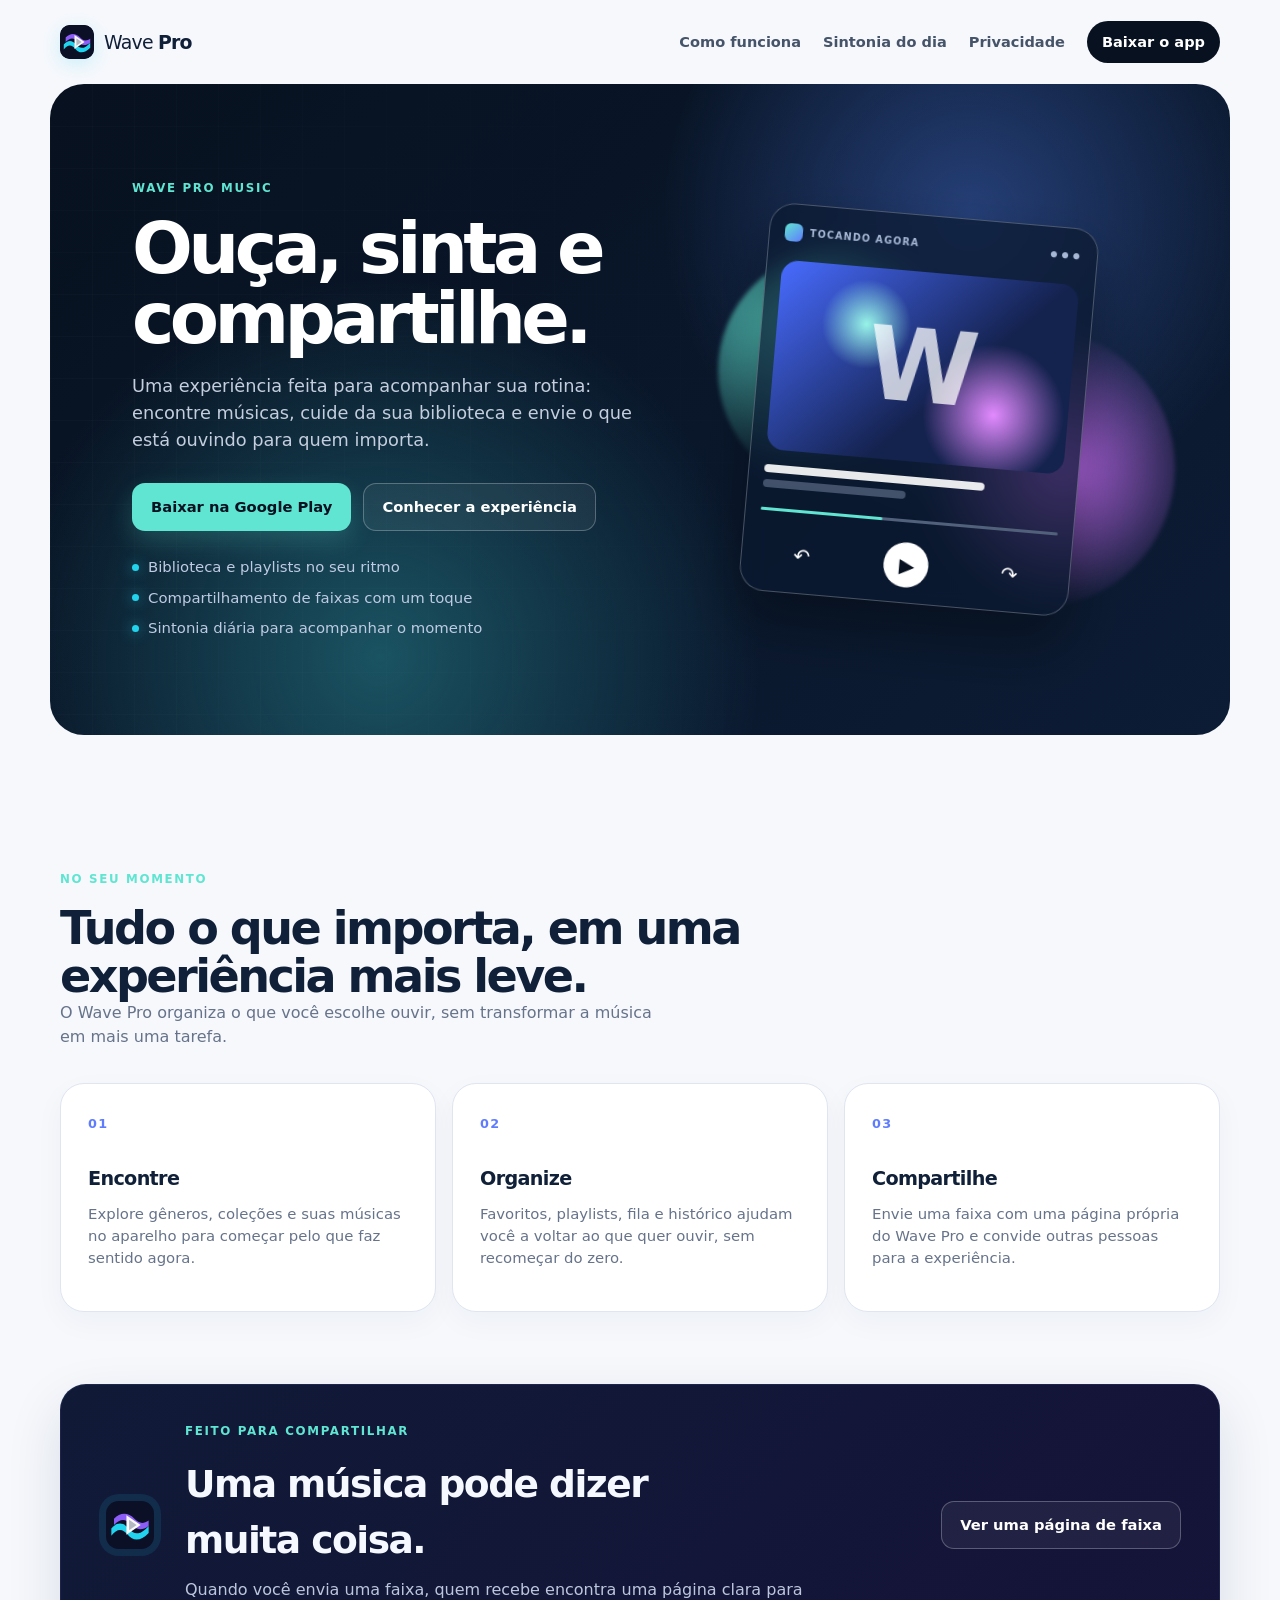
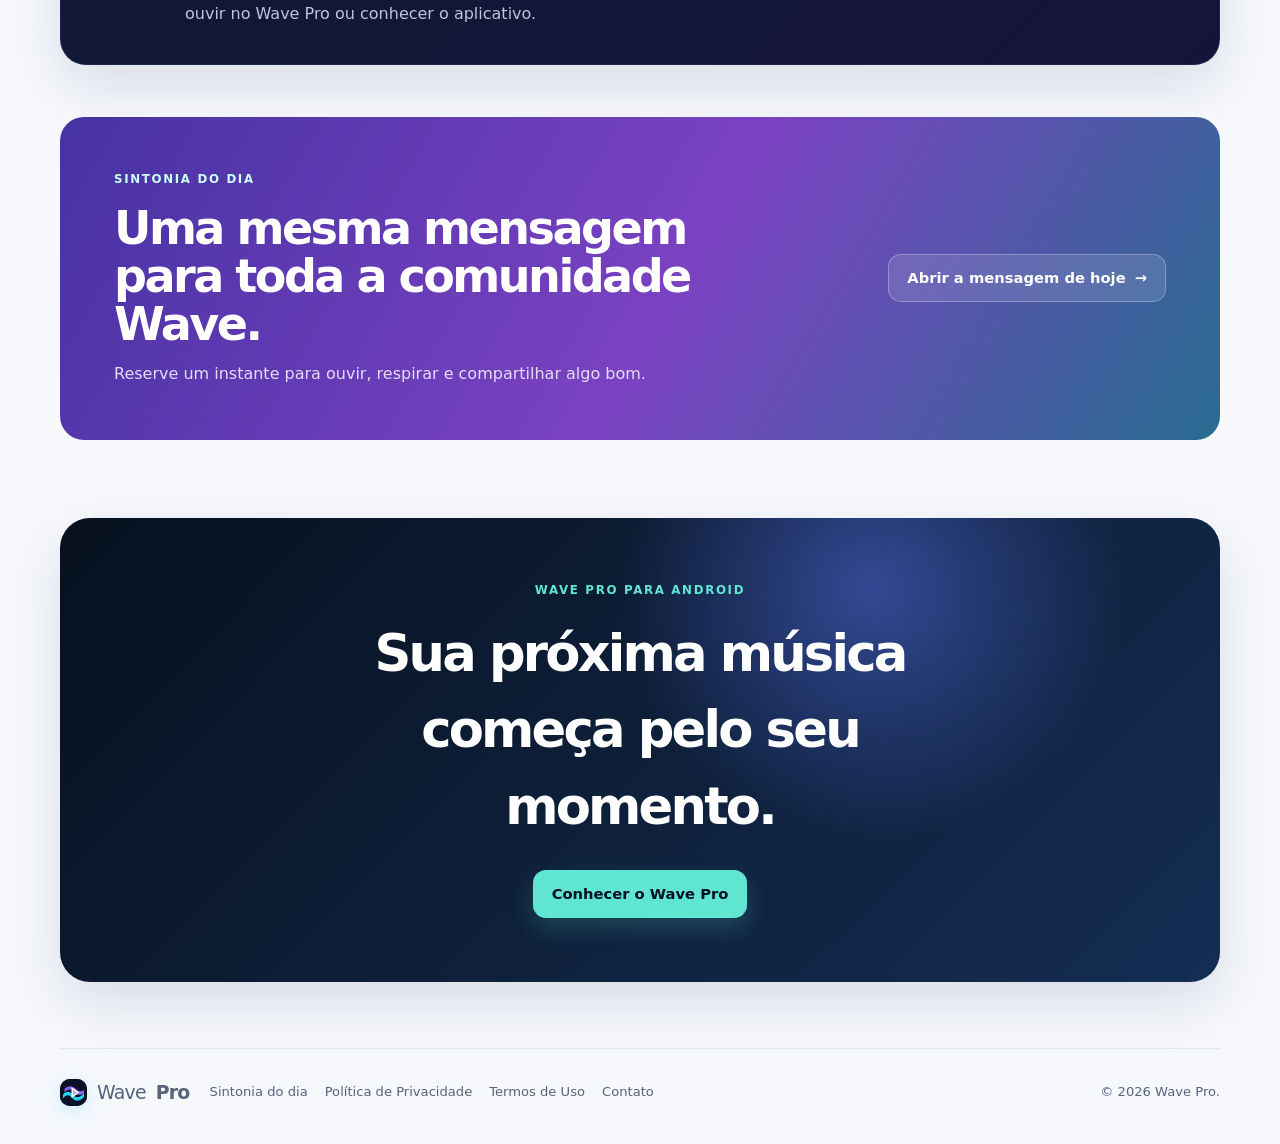
<file: index.html>
<!doctype html>
<html lang="pt-BR">
<head>
  <meta charset="utf-8">
  <meta name="viewport" content="width=device-width, initial-scale=1">
  <meta name="description" content="Wave Pro: uma experiência simples para ouvir, organizar e compartilhar suas músicas.">
  <meta name="theme-color" content="#07111f">
  <meta property="og:type" content="website">
  <meta property="og:site_name" content="Wave Pro">
  <meta property="og:title" content="Wave Pro — ouça, sinta e compartilhe">
  <meta property="og:description" content="Uma experiência simples para ouvir, organizar e compartilhar suas músicas.">
  <title>Wave Pro — ouça, sinta e compartilhe</title>
  <link rel="stylesheet" href="assets/site.css">
  <link rel="stylesheet" href="assets/site-home.css">
</head>
<body class="home-page">
  <a class="skip-link" href="#conteudo">Pular para o conteúdo</a>
  <header class="site-header">
    <a class="brand" href="/" aria-label="Wave Pro, início"><img class="brand-mark" src="assets/wave-pro-mark.svg" alt=""><span>Wave <b>Pro</b></span></a>
    <nav aria-label="Navegação principal">
      <a href="#como-funciona">Como funciona</a>
      <a href="hoje.html">Sintonia do dia</a>
      <a href="privacy.html">Privacidade</a>
      <a class="nav-cta" href="https://play.google.com/store/apps/details?id=com.wavepro.app" target="_blank" rel="noopener">Baixar o app</a>
    </nav>
  </header>
  <main id="conteudo">
    <section class="hero" aria-labelledby="hero-title">
      <div class="hero-copy">
        <p class="eyebrow">WAVE PRO MUSIC</p>
        <h1 id="hero-title">Ouça, sinta e compartilhe.</h1>
        <p class="lead">Uma experiência feita para acompanhar sua rotina: encontre músicas, cuide da sua biblioteca e envie o que está ouvindo para quem importa.</p>
        <div class="hero-actions">
          <a class="button button-primary" href="https://play.google.com/store/apps/details?id=com.wavepro.app" target="_blank" rel="noopener">Baixar na Google Play</a>
          <a class="button button-quiet" href="#como-funciona">Conhecer a experiência</a>
        </div>
        <ul class="hero-points" aria-label="Recursos do Wave Pro">
          <li>Biblioteca e playlists no seu ritmo</li>
          <li>Compartilhamento de faixas com um toque</li>
          <li>Sintonia diária para acompanhar o momento</li>
        </ul>
      </div>
      <div class="hero-art" aria-hidden="true">
        <div class="orb orb-one"></div><div class="orb orb-two"></div>
        <div class="player-preview">
          <div class="preview-top"><span class="mini-mark"></span><span>TOCANDO AGORA</span><span class="preview-dots">•••</span></div>
          <div class="preview-cover"><span>W</span></div><div class="preview-line strong"></div><div class="preview-line"></div><div class="preview-progress"><span></span></div><div class="preview-controls"><span>↶</span><b>▶</b><span>↷</span></div>
        </div>
      </div>
    </section>
    <section class="section experience-section" id="como-funciona" aria-labelledby="experience-title">
      <div class="section-heading"><p class="eyebrow">NO SEU MOMENTO</p><h2 id="experience-title">Tudo o que importa, em uma experiência mais leve.</h2><p>O Wave Pro organiza o que você escolhe ouvir, sem transformar a música em mais uma tarefa.</p></div>
      <div class="feature-grid">
        <article class="feature-card"><span class="feature-number">01</span><h3>Encontre</h3><p>Explore gêneros, coleções e suas músicas no aparelho para começar pelo que faz sentido agora.</p></article>
        <article class="feature-card"><span class="feature-number">02</span><h3>Organize</h3><p>Favoritos, playlists, fila e histórico ajudam você a voltar ao que quer ouvir, sem recomeçar do zero.</p></article>
        <article class="feature-card"><span class="feature-number">03</span><h3>Compartilhe</h3><p>Envie uma faixa com uma página própria do Wave Pro e convide outras pessoas para a experiência.</p></article>
      </div>
    </section>
    <section class="share-highlight" aria-labelledby="share-title">
      <div class="share-highlight-mark" aria-hidden="true"><img src="assets/wave-pro-mark.svg" alt=""></div>
      <div><p class="eyebrow">FEITO PARA COMPARTILHAR</p><h2 id="share-title">Uma música pode dizer muita coisa.</h2><p>Quando você envia uma faixa, quem recebe encontra uma página clara para ouvir no Wave Pro ou conhecer o aplicativo.</p></div>
      <a class="button button-quiet" href="track.html">Ver uma página de faixa</a>
    </section>
    <section class="daily-banner" aria-labelledby="daily-title">
      <div><p class="eyebrow">SINTONIA DO DIA</p><h2 id="daily-title">Uma mesma mensagem para toda a comunidade Wave.</h2><p>Reserve um instante para ouvir, respirar e compartilhar algo bom.</p></div>
      <a class="button button-light" href="hoje.html">Abrir a mensagem de hoje <span aria-hidden="true">→</span></a>
    </section>
    <section class="closing-cta" aria-labelledby="closing-title"><p class="eyebrow">WAVE PRO PARA ANDROID</p><h2 id="closing-title">Sua próxima música começa pelo seu momento.</h2><a class="button button-primary" href="https://play.google.com/store/apps/details?id=com.wavepro.app" target="_blank" rel="noopener">Conhecer o Wave Pro</a></section>
  </main>
  <footer class="site-footer"><div class="footer-brand"><img class="brand-mark small" src="assets/wave-pro-mark.svg" alt=""> Wave <b>Pro</b></div><div class="footer-links"><a href="hoje.html">Sintonia do dia</a><a href="privacy.html">Política de Privacidade</a><a href="terms.html">Termos de Uso</a><a href="mailto:qualidade.rjl@gmail.com">Contato</a></div><p>© <span data-current-year></span> Wave Pro.</p></footer>
  <script src="assets/site.js"></script>
</body>
</html>
</file>
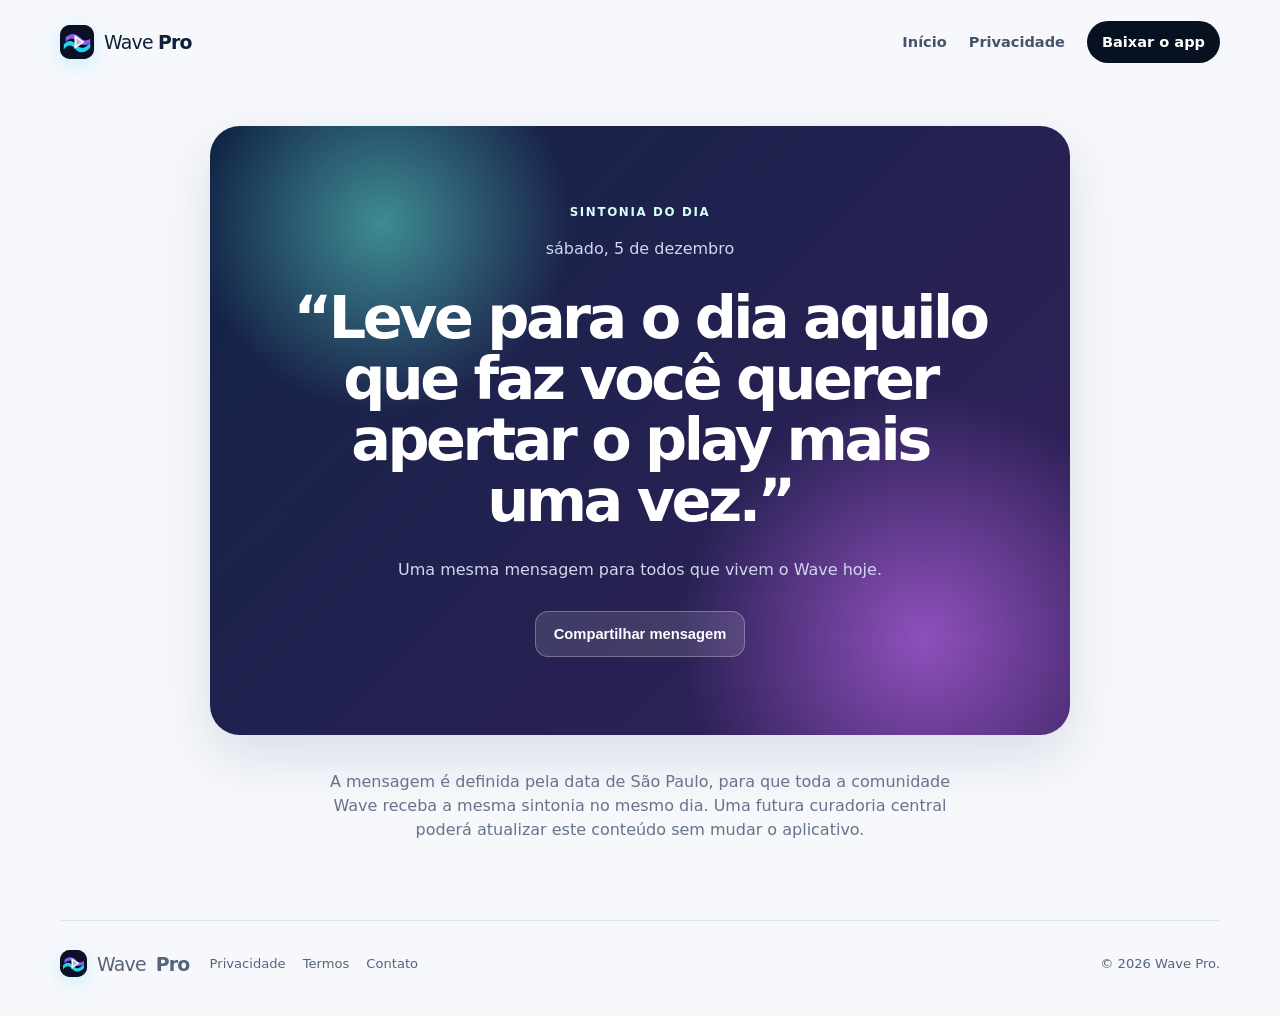
<file: hoje.html>
<!doctype html>
<html lang="pt-BR"><head><meta charset="utf-8"><meta name="viewport" content="width=device-width, initial-scale=1"><meta name="description" content="A Sintonia do Dia é uma mensagem compartilhada com toda a comunidade Wave."><meta name="theme-color" content="#07111f"><title>Sintonia do dia — Wave Pro</title><link rel="stylesheet" href="assets/site.css"></head><body>
<header class="site-header"><a class="brand" href="/" aria-label="Wave Pro, início"><img class="brand-mark" src="assets/wave-pro-mark.svg" alt=""><span>Wave <b>Pro</b></span></a><nav><a href="/">Início</a><a href="privacy.html">Privacidade</a><a class="nav-cta" href="https://play.google.com/store/apps/details?id=com.wavepro.app" target="_blank" rel="noopener">Baixar o app</a></nav></header>
<main class="daily-page"><section class="daily-card"><p class="eyebrow">SINTONIA DO DIA</p><p data-daily-date>Hoje</p><blockquote data-daily-quote>“Toda música encontra seu momento quando você decide escutar de verdade.”</blockquote><p>Uma mesma mensagem para todos que vivem o Wave hoje.</p><button class="button button-light" type="button" data-share-daily>Compartilhar mensagem</button></section><p class="daily-explanation">A mensagem é definida pela data de São Paulo, para que toda a comunidade Wave receba a mesma sintonia no mesmo dia. Uma futura curadoria central poderá atualizar este conteúdo sem mudar o aplicativo.</p></main>
<footer class="site-footer"><div class="footer-brand"><img class="brand-mark small" src="assets/wave-pro-mark.svg" alt=""> Wave <b>Pro</b></div><div class="footer-links"><a href="privacy.html">Privacidade</a><a href="terms.html">Termos</a><a href="mailto:qualidade.rjl@gmail.com">Contato</a></div><p>© <span data-current-year></span> Wave Pro.</p></footer><script src="assets/site.js"></script></body></html>
</file>
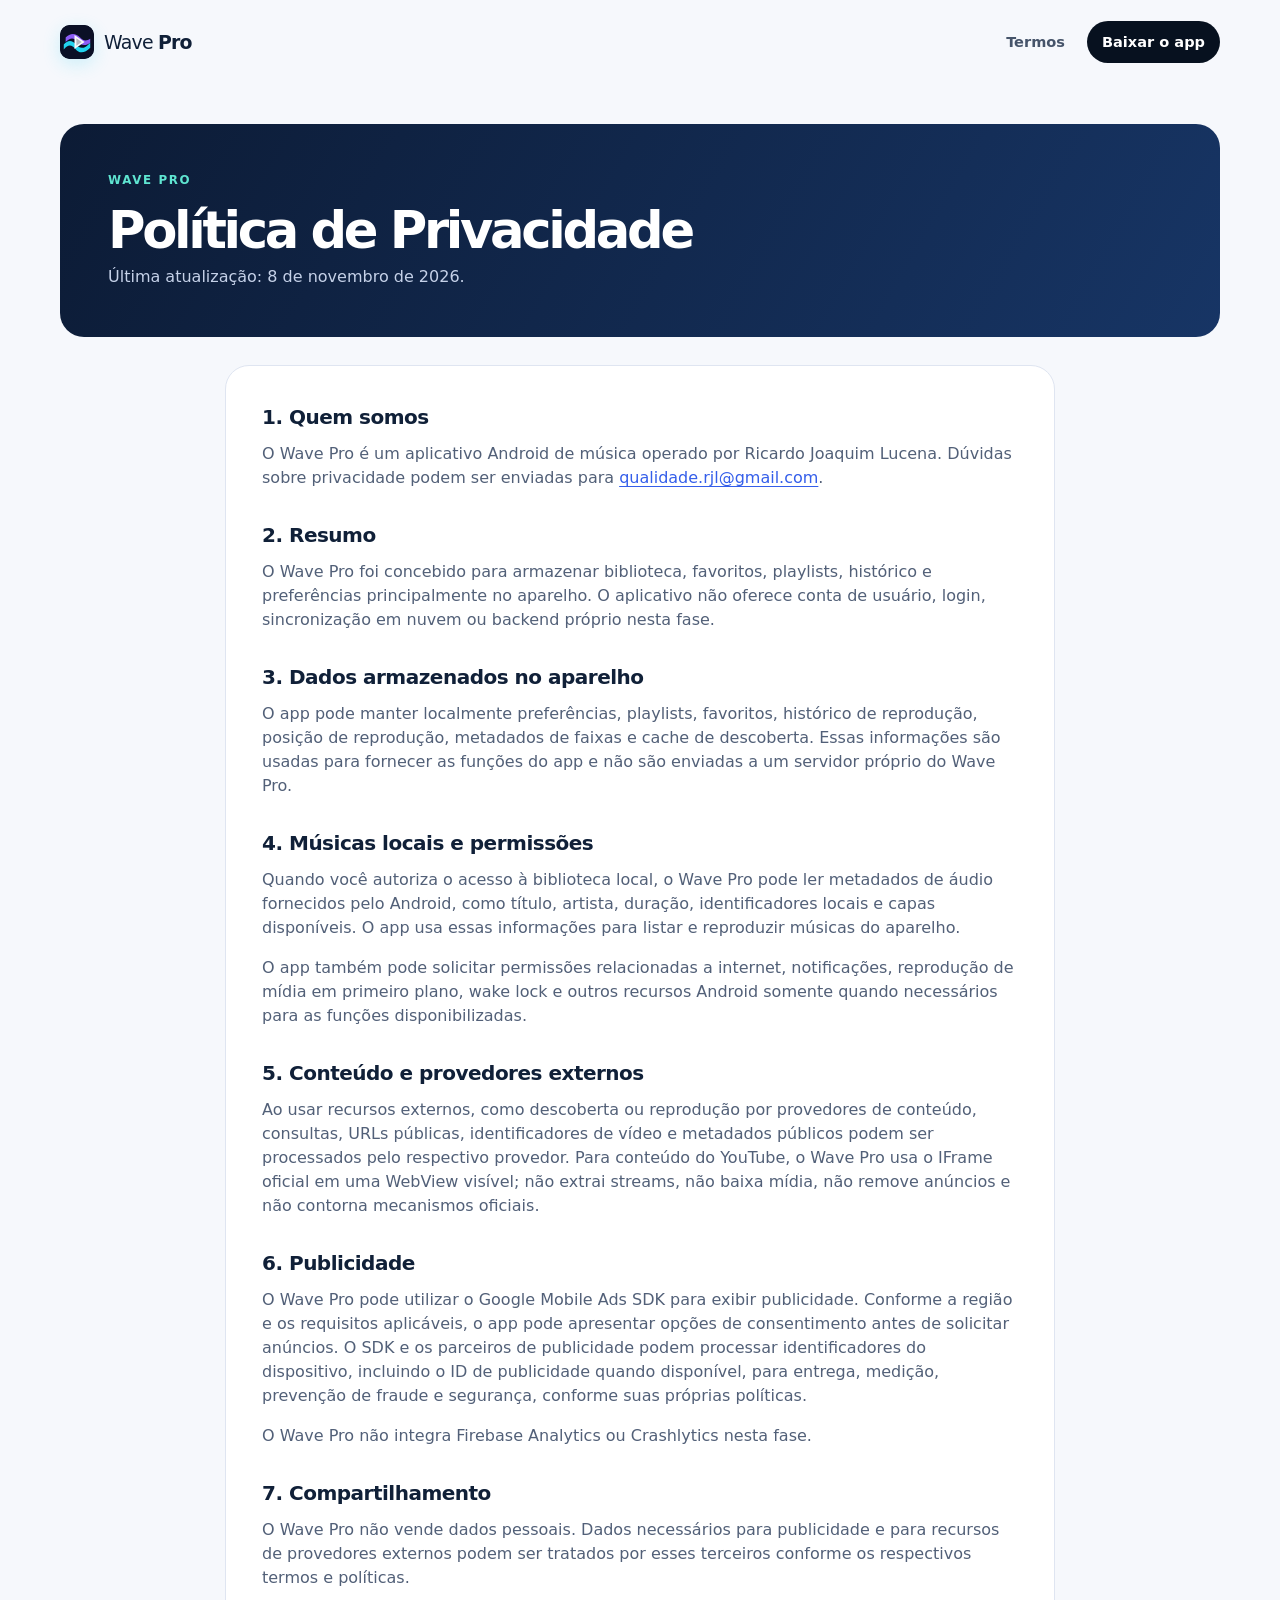
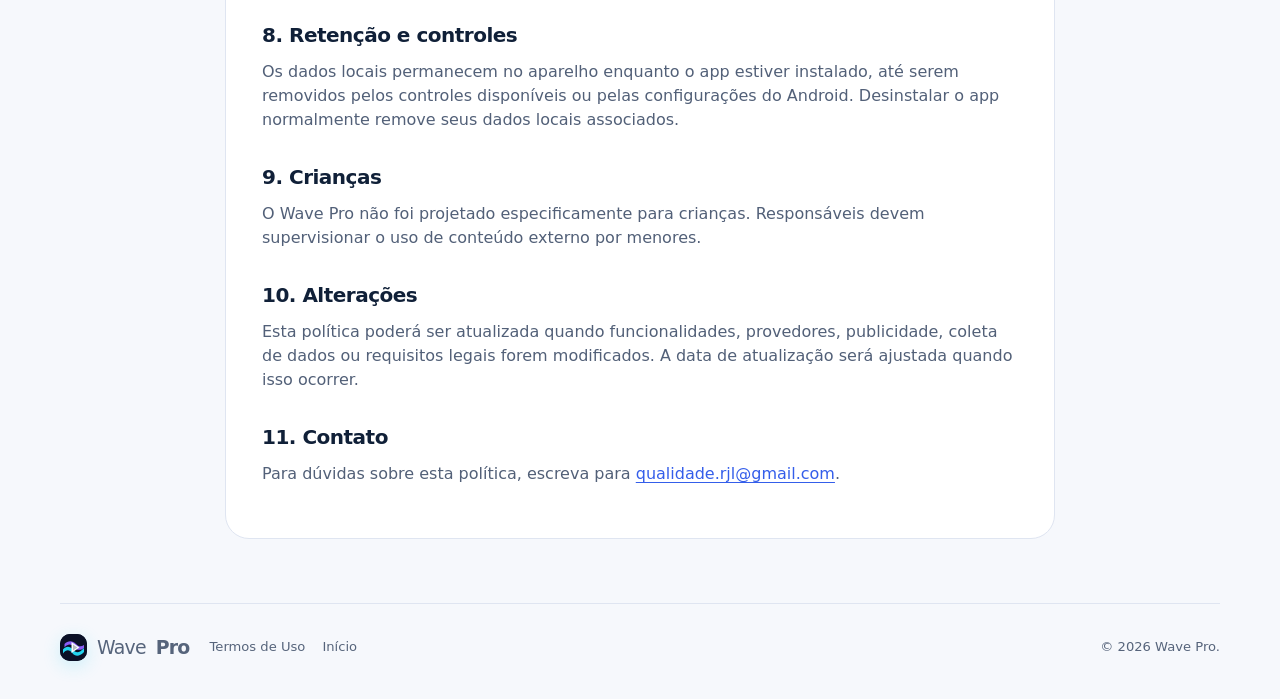
<file: privacy.html>
<!doctype html>
<html lang="pt-BR"><head><meta charset="utf-8"><meta name="viewport" content="width=device-width, initial-scale=1"><meta name="theme-color" content="#07111f"><title>Política de Privacidade — Wave Pro</title><link rel="stylesheet" href="assets/site.css"></head><body>
<header class="site-header"><a class="brand" href="/" aria-label="Wave Pro, início"><img class="brand-mark" src="assets/wave-pro-mark.svg" alt=""><span>Wave <b>Pro</b></span></a><nav><a href="terms.html">Termos</a><a class="nav-cta" href="https://play.google.com/store/apps/details?id=com.wavepro.app" target="_blank" rel="noopener">Baixar o app</a></nav></header>
<main class="subpage"><header class="subpage-header"><p class="eyebrow">WAVE PRO</p><h1>Política de Privacidade</h1><p>Última atualização: 8 de novembro de 2026.</p></header><article class="legal-content">
<h2>1. Quem somos</h2><p>O Wave Pro é um aplicativo Android de música operado por Ricardo Joaquim Lucena. Dúvidas sobre privacidade podem ser enviadas para <a href="mailto:qualidade.rjl@gmail.com">qualidade.rjl@gmail.com</a>.</p>
<h2>2. Resumo</h2><p>O Wave Pro foi concebido para armazenar biblioteca, favoritos, playlists, histórico e preferências principalmente no aparelho. O aplicativo não oferece conta de usuário, login, sincronização em nuvem ou backend próprio nesta fase.</p>
<h2>3. Dados armazenados no aparelho</h2><p>O app pode manter localmente preferências, playlists, favoritos, histórico de reprodução, posição de reprodução, metadados de faixas e cache de descoberta. Essas informações são usadas para fornecer as funções do app e não são enviadas a um servidor próprio do Wave Pro.</p>
<h2>4. Músicas locais e permissões</h2><p>Quando você autoriza o acesso à biblioteca local, o Wave Pro pode ler metadados de áudio fornecidos pelo Android, como título, artista, duração, identificadores locais e capas disponíveis. O app usa essas informações para listar e reproduzir músicas do aparelho.</p><p>O app também pode solicitar permissões relacionadas a internet, notificações, reprodução de mídia em primeiro plano, wake lock e outros recursos Android somente quando necessários para as funções disponibilizadas.</p>
<h2>5. Conteúdo e provedores externos</h2><p>Ao usar recursos externos, como descoberta ou reprodução por provedores de conteúdo, consultas, URLs públicas, identificadores de vídeo e metadados públicos podem ser processados pelo respectivo provedor. Para conteúdo do YouTube, o Wave Pro usa o IFrame oficial em uma WebView visível; não extrai streams, não baixa mídia, não remove anúncios e não contorna mecanismos oficiais.</p>
<h2>6. Publicidade</h2><p>O Wave Pro pode utilizar o Google Mobile Ads SDK para exibir publicidade. Conforme a região e os requisitos aplicáveis, o app pode apresentar opções de consentimento antes de solicitar anúncios. O SDK e os parceiros de publicidade podem processar identificadores do dispositivo, incluindo o ID de publicidade quando disponível, para entrega, medição, prevenção de fraude e segurança, conforme suas próprias políticas.</p><p>O Wave Pro não integra Firebase Analytics ou Crashlytics nesta fase.</p>
<h2>7. Compartilhamento</h2><p>O Wave Pro não vende dados pessoais. Dados necessários para publicidade e para recursos de provedores externos podem ser tratados por esses terceiros conforme os respectivos termos e políticas.</p>
<h2>8. Retenção e controles</h2><p>Os dados locais permanecem no aparelho enquanto o app estiver instalado, até serem removidos pelos controles disponíveis ou pelas configurações do Android. Desinstalar o app normalmente remove seus dados locais associados.</p>
<h2>9. Crianças</h2><p>O Wave Pro não foi projetado especificamente para crianças. Responsáveis devem supervisionar o uso de conteúdo externo por menores.</p>
<h2>10. Alterações</h2><p>Esta política poderá ser atualizada quando funcionalidades, provedores, publicidade, coleta de dados ou requisitos legais forem modificados. A data de atualização será ajustada quando isso ocorrer.</p>
<h2>11. Contato</h2><p>Para dúvidas sobre esta política, escreva para <a href="mailto:qualidade.rjl@gmail.com">qualidade.rjl@gmail.com</a>.</p>
</article></main><footer class="site-footer"><div class="footer-brand"><img class="brand-mark small" src="assets/wave-pro-mark.svg" alt=""> Wave <b>Pro</b></div><div class="footer-links"><a href="terms.html">Termos de Uso</a><a href="/">Início</a></div><p>© <span data-current-year></span> Wave Pro.</p></footer><script src="assets/site.js"></script></body></html>
</file>
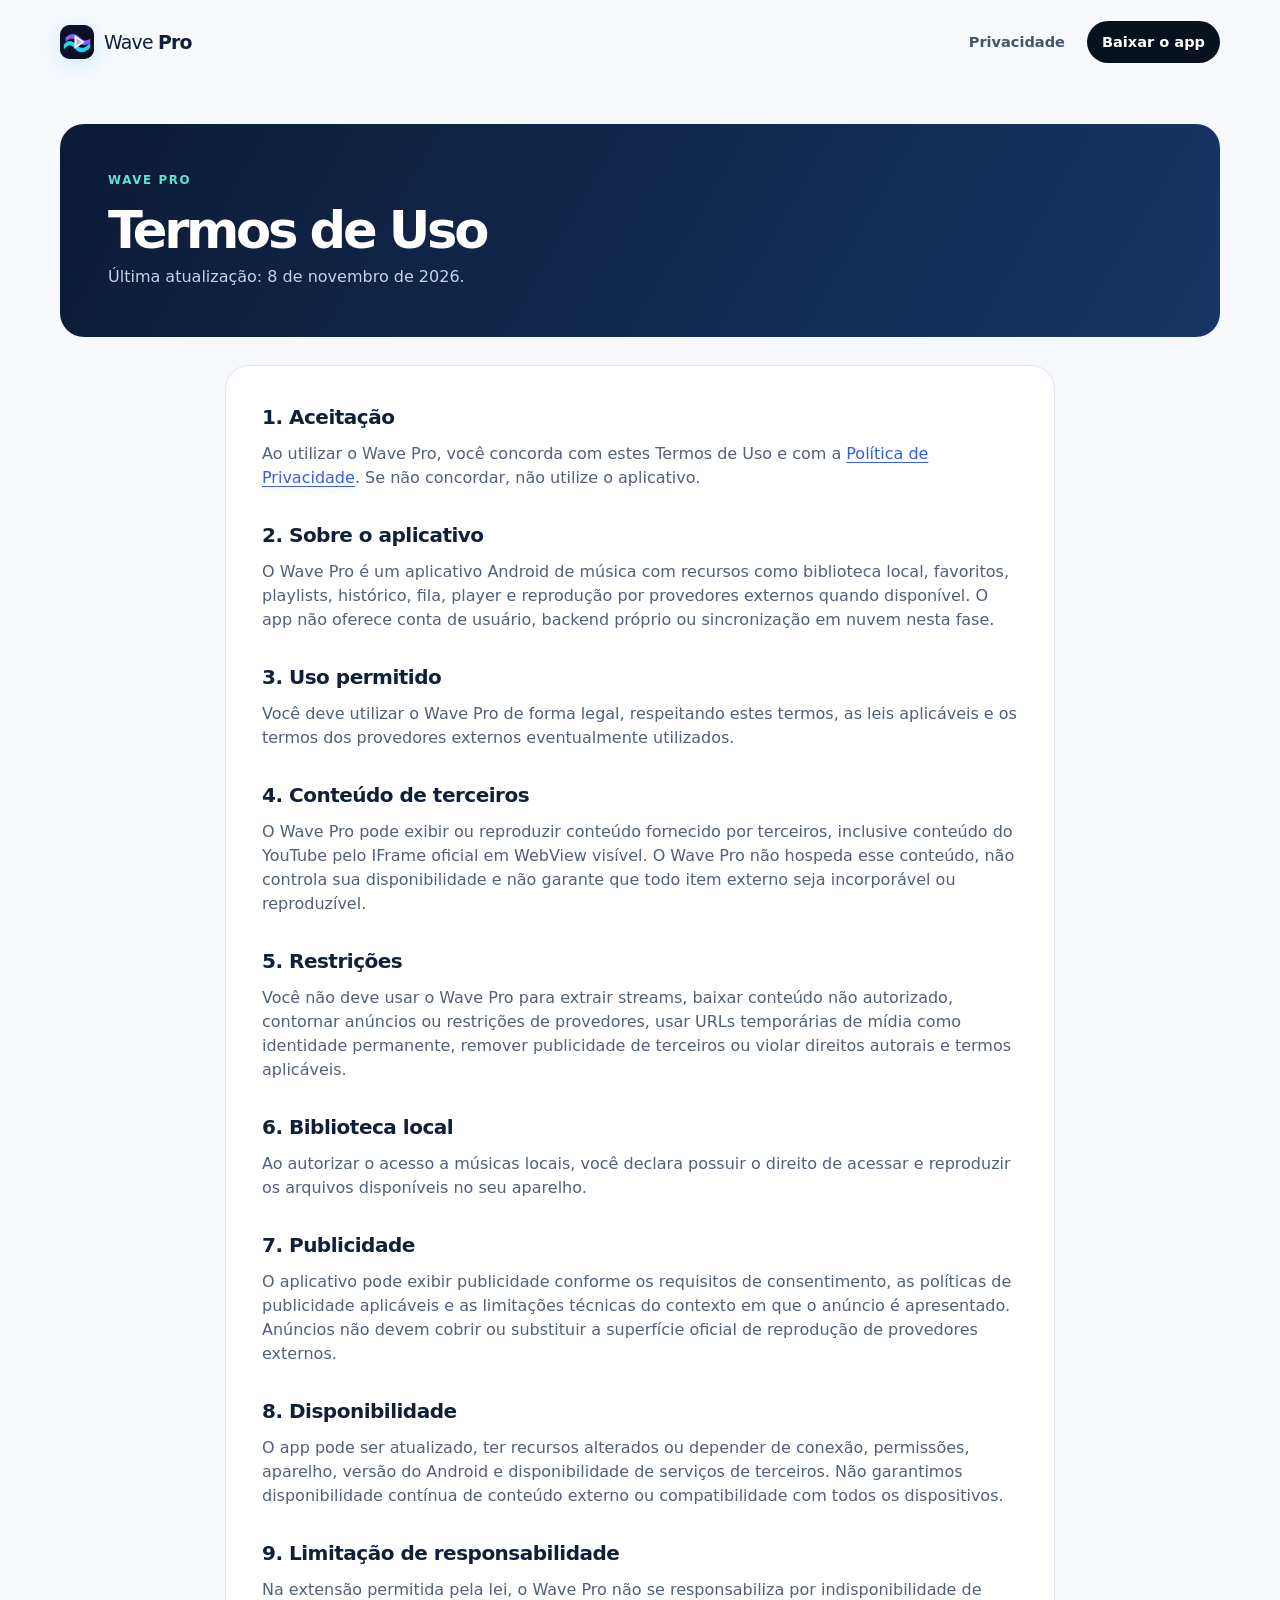
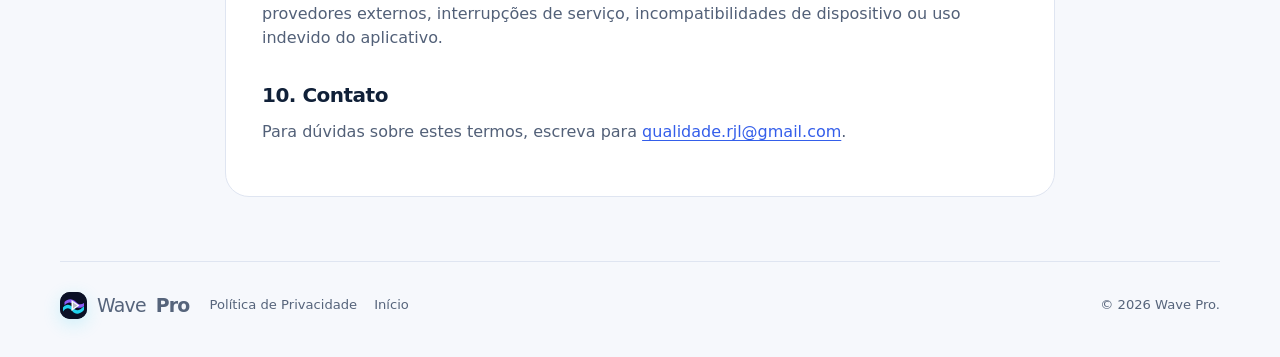
<file: terms.html>
<!doctype html>
<html lang="pt-BR"><head><meta charset="utf-8"><meta name="viewport" content="width=device-width, initial-scale=1"><meta name="theme-color" content="#07111f"><title>Termos de Uso — Wave Pro</title><link rel="stylesheet" href="assets/site.css"></head><body>
<header class="site-header"><a class="brand" href="/" aria-label="Wave Pro, início"><img class="brand-mark" src="assets/wave-pro-mark.svg" alt=""><span>Wave <b>Pro</b></span></a><nav><a href="privacy.html">Privacidade</a><a class="nav-cta" href="https://play.google.com/store/apps/details?id=com.wavepro.app" target="_blank" rel="noopener">Baixar o app</a></nav></header>
<main class="subpage"><header class="subpage-header"><p class="eyebrow">WAVE PRO</p><h1>Termos de Uso</h1><p>Última atualização: 8 de novembro de 2026.</p></header><article class="legal-content">
<h2>1. Aceitação</h2><p>Ao utilizar o Wave Pro, você concorda com estes Termos de Uso e com a <a href="privacy.html">Política de Privacidade</a>. Se não concordar, não utilize o aplicativo.</p>
<h2>2. Sobre o aplicativo</h2><p>O Wave Pro é um aplicativo Android de música com recursos como biblioteca local, favoritos, playlists, histórico, fila, player e reprodução por provedores externos quando disponível. O app não oferece conta de usuário, backend próprio ou sincronização em nuvem nesta fase.</p>
<h2>3. Uso permitido</h2><p>Você deve utilizar o Wave Pro de forma legal, respeitando estes termos, as leis aplicáveis e os termos dos provedores externos eventualmente utilizados.</p>
<h2>4. Conteúdo de terceiros</h2><p>O Wave Pro pode exibir ou reproduzir conteúdo fornecido por terceiros, inclusive conteúdo do YouTube pelo IFrame oficial em WebView visível. O Wave Pro não hospeda esse conteúdo, não controla sua disponibilidade e não garante que todo item externo seja incorporável ou reproduzível.</p>
<h2>5. Restrições</h2><p>Você não deve usar o Wave Pro para extrair streams, baixar conteúdo não autorizado, contornar anúncios ou restrições de provedores, usar URLs temporárias de mídia como identidade permanente, remover publicidade de terceiros ou violar direitos autorais e termos aplicáveis.</p>
<h2>6. Biblioteca local</h2><p>Ao autorizar o acesso a músicas locais, você declara possuir o direito de acessar e reproduzir os arquivos disponíveis no seu aparelho.</p>
<h2>7. Publicidade</h2><p>O aplicativo pode exibir publicidade conforme os requisitos de consentimento, as políticas de publicidade aplicáveis e as limitações técnicas do contexto em que o anúncio é apresentado. Anúncios não devem cobrir ou substituir a superfície oficial de reprodução de provedores externos.</p>
<h2>8. Disponibilidade</h2><p>O app pode ser atualizado, ter recursos alterados ou depender de conexão, permissões, aparelho, versão do Android e disponibilidade de serviços de terceiros. Não garantimos disponibilidade contínua de conteúdo externo ou compatibilidade com todos os dispositivos.</p>
<h2>9. Limitação de responsabilidade</h2><p>Na extensão permitida pela lei, o Wave Pro não se responsabiliza por indisponibilidade de provedores externos, interrupções de serviço, incompatibilidades de dispositivo ou uso indevido do aplicativo.</p>
<h2>10. Contato</h2><p>Para dúvidas sobre estes termos, escreva para <a href="mailto:qualidade.rjl@gmail.com">qualidade.rjl@gmail.com</a>.</p>
</article></main><footer class="site-footer"><div class="footer-brand"><img class="brand-mark small" src="assets/wave-pro-mark.svg" alt=""> Wave <b>Pro</b></div><div class="footer-links"><a href="privacy.html">Política de Privacidade</a><a href="/">Início</a></div><p>© <span data-current-year></span> Wave Pro.</p></footer><script src="assets/site.js"></script></body></html>
</file>
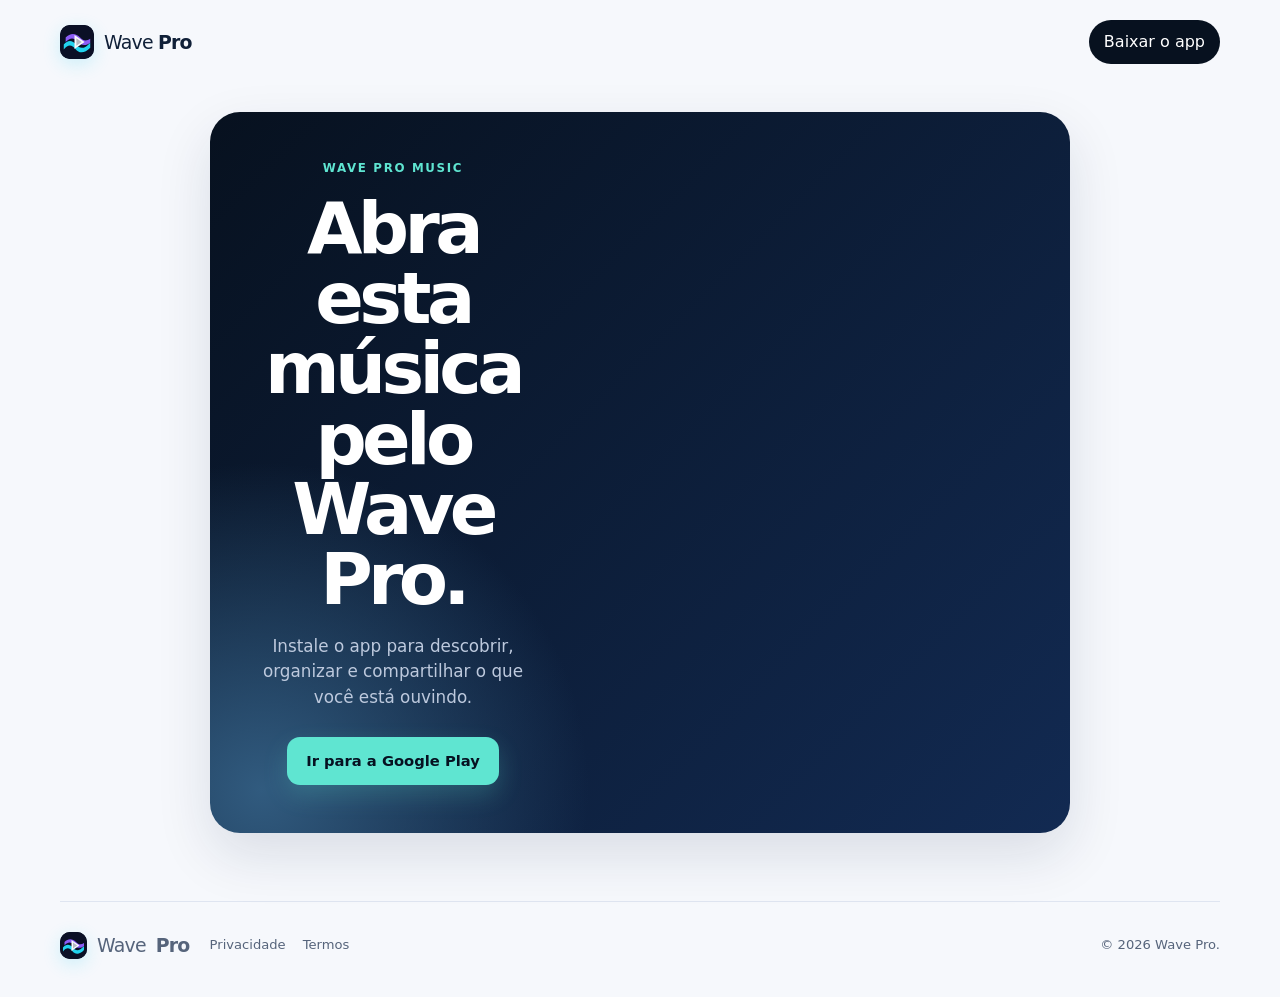
<file: track.html>
<!doctype html>
<html lang="pt-BR">
<head>
  <meta charset="utf-8">
  <meta name="viewport" content="width=device-width, initial-scale=1">
  <meta name="robots" content="noindex">
  <meta name="theme-color" content="#07111f">
  <meta property="og:type" content="website">
  <meta property="og:site_name" content="Wave Pro">
  <meta property="og:title" content="Uma música foi compartilhada com você — Wave Pro">
  <meta property="og:description" content="Abra esta faixa no Wave Pro ou conheça o aplicativo.">
  <title>Uma música foi compartilhada com você — Wave Pro</title>
  <link rel="stylesheet" href="assets/site.css">
  <link rel="stylesheet" href="assets/site-home.css">
</head>
<body class="track-page">
  <a class="skip-link" href="#conteudo">Pular para o conteúdo</a>
  <header class="site-header"><a class="brand" href="/" aria-label="Wave Pro, início"><img class="brand-mark" src="assets/wave-pro-mark.svg" alt=""><span>Wave <b>Pro</b></span></a><a class="nav-cta" href="https://play.google.com/store/apps/details?id=com.wavepro.app" target="_blank" rel="noopener">Baixar o app</a></header>
  <main class="share-page" id="conteudo">
    <article class="share-card" data-share-card>
      <div class="share-cover" data-track-cover><span class="cover-letter">W</span></div>
      <div class="share-meta"><p class="eyebrow">COMPARTILHADO PELO WAVE PRO</p><h1 data-track-title>Uma música compartilhada</h1><p class="share-artist" data-track-artist>Wave Pro</p><p class="share-context">Alguém pensou em você enquanto esta faixa tocava.</p><div class="share-actions"><a class="button button-primary" data-open-shared-track href="https://play.google.com/store/apps/details?id=com.wavepro.app">Ouvir com o Wave Pro</a><a class="button button-quiet" href="/">Conhecer o app</a></div><p class="share-note">Com o app instalado, este botão abre a faixa diretamente no Wave Pro.</p></div>
    </article>
  </main>
  <footer class="site-footer"><div class="footer-brand"><img class="brand-mark small" src="assets/wave-pro-mark.svg" alt=""> Wave <b>Pro</b></div><div class="footer-links"><a href="privacy.html">Privacidade</a><a href="terms.html">Termos</a></div><p>© <span data-current-year></span> Wave Pro.</p></footer>
  <script src="assets/site.js"></script>
</body>
</html>
</file>
<file: assets/site.css>
:root { --night:#07111f; --night-soft:#0c1a2d; --ink:#102038; --muted:#66738a; --paper:#f6f8fc; --white:#fff; --wave:#5f7cff; --mint:#5fe5d1; --pink:#cf70ff; --line:#dfe5f1; --radius:24px; --shadow:0 22px 55px rgba(13,31,64,.12); }
* { box-sizing:border-box; } html { background:var(--paper); scroll-behavior:smooth; } body { margin:0; color:var(--ink); background:var(--paper); font-family:Inter,ui-sans-serif,system-ui,-apple-system,BlinkMacSystemFont,"Segoe UI",sans-serif; line-height:1.5; } a { color:inherit; text-decoration:none; } a:focus-visible,button:focus-visible { outline:3px solid var(--mint); outline-offset:3px; }
.site-header,main,.site-footer { width:min(1160px,calc(100% - 40px)); margin-inline:auto; }.site-header { min-height:84px; display:flex; align-items:center; justify-content:space-between; gap:22px; }.brand,.footer-brand { display:inline-flex; align-items:center; gap:10px; font-size:1.18rem; letter-spacing:-.04em; font-weight:500; }.brand b,.footer-brand b { font-weight:800; }.brand-mark { width:30px; height:30px; padding:7px 6px; display:inline-flex; align-items:center; gap:2px; border-radius:9px; background:linear-gradient(135deg,var(--wave),var(--pink)); box-shadow:0 5px 18px rgba(95,124,255,.34); }.brand-mark i { display:block; width:4px; border-radius:5px; background:white; }.brand-mark i:nth-child(1) { height:9px; }.brand-mark i:nth-child(2) { height:16px; }.brand-mark i:nth-child(3) { height:11px; }.brand-mark.small { transform:scale(.78); transform-origin:left center; margin-right:-5px; } nav { display:flex; align-items:center; gap:22px; color:#46546a; font-size:.91rem; font-weight:650; } nav > a:not(.nav-cta):hover,.footer-links a:hover { color:var(--wave); }.nav-cta { padding:10px 15px; color:white; background:var(--night); border-radius:100px; }
.hero { min-height:570px; margin:0 -10px 64px; padding:clamp(42px,8vw,96px) clamp(24px,7vw,82px); position:relative; overflow:hidden; color:white; display:grid; grid-template-columns:1.06fr .94fr; align-items:center; gap:42px; border-radius:34px; background:radial-gradient(circle at 78% 20%,#253f77 0,transparent 29%),radial-gradient(circle at 28% 88%,#1a5362 0,transparent 37%),linear-gradient(135deg,#07111f 0%,#0c1c35 100%); }.hero::after { content:""; position:absolute; inset:0; opacity:.24; pointer-events:none; background-image:linear-gradient(rgba(255,255,255,.08) 1px,transparent 1px),linear-gradient(90deg,rgba(255,255,255,.08) 1px,transparent 1px); background-size:42px 42px; mask-image:linear-gradient(90deg,#000 0,transparent 75%); }.hero-copy,.hero-art { position:relative; z-index:1; }.eyebrow { margin:0 0 15px; color:var(--mint); letter-spacing:.14em; font-size:.74rem; font-weight:800; } h1,h2,h3,p { margin-top:0; } h1 { max-width:680px; margin-bottom:20px; font-size:clamp(2.8rem,5.6vw,5.2rem); line-height:.98; letter-spacing:-.065em; }.lead { max-width:570px; margin-bottom:30px; color:#c4cede; font-size:1.11rem; }.hero-actions,.share-actions { display:flex; flex-wrap:wrap; gap:12px; }.button { min-height:46px; padding:12px 18px; display:inline-flex; justify-content:center; align-items:center; gap:9px; border:1px solid transparent; border-radius:13px; font-weight:780; font-size:.92rem; transition:transform .16s ease,box-shadow .16s ease,background .16s ease; cursor:pointer; }.button:hover { transform:translateY(-2px); }.button-primary { color:#061121; background:var(--mint); box-shadow:0 10px 25px rgba(95,229,209,.2); }.button-primary:hover { box-shadow:0 15px 30px rgba(95,229,209,.3); }.button-quiet { color:white; border-color:rgba(255,255,255,.26); background:rgba(255,255,255,.06); }.button-quiet:hover { background:rgba(255,255,255,.13); }.button-light { color:white; border-color:rgba(255,255,255,.28); background:rgba(255,255,255,.12); }.button-light:hover { background:rgba(255,255,255,.2); }.fine-print { margin:14px 0 0; color:#99a9c1; font-size:.8rem; }
.hero-art { min-height:370px; display:grid; place-items:center; }.orb { position:absolute; border-radius:50%; filter:blur(2px); opacity:.86; }.orb-one { width:242px; height:242px; top:9%; left:6%; background:radial-gradient(circle at 30% 30%,var(--mint),transparent 64%); }.orb-two { width:280px; height:280px; right:-6%; bottom:-1%; background:radial-gradient(circle at 60% 50%,var(--pink),transparent 64%); }.player-preview { width:min(330px,100%); padding:15px; position:relative; transform:rotate(5deg); border:1px solid rgba(255,255,255,.25); border-radius:25px; background:rgba(11,25,48,.7); box-shadow:0 30px 56px rgba(0,0,0,.35); backdrop-filter:blur(12px); }.preview-top { display:flex; align-items:center; gap:7px; color:#a7b8d6; font-size:.6rem; font-weight:800; letter-spacing:.12em; }.preview-dots { margin-left:auto; font-size:1.1rem; letter-spacing:0; }.mini-mark { width:18px; height:18px; border-radius:6px; background:linear-gradient(135deg,var(--mint),var(--wave)); }.preview-cover { height:190px; margin:15px 0; display:grid; place-items:center; border-radius:17px; background:radial-gradient(circle at 30% 30%,#97f4e7,transparent 18%),radial-gradient(circle at 75% 72%,#e28aff,transparent 27%),linear-gradient(135deg,#486bff,#14224e 60%); }.preview-cover span { font-size:6.3rem; font-weight:900; opacity:.74; }.preview-line { height:8px; width:48%; margin:7px 0; border-radius:30px; background:#72809b; opacity:.55; }.preview-line.strong { width:74%; background:white; opacity:.9; }.preview-progress { height:3px; margin:20px 0; border-radius:9px; background:#52617b; }.preview-progress span { display:block; height:100%; width:41%; border-radius:inherit; background:var(--mint); }.preview-controls { display:flex; align-items:center; justify-content:space-around; font-size:1.25rem; }.preview-controls b { width:45px; height:45px; display:grid; place-items:center; padding-left:3px; border-radius:50%; color:#07111f; background:white; }
.section { padding:72px 0; }.section-heading { max-width:700px; }.section-heading h2,.daily-banner h2 { margin-bottom:0; font-size:clamp(2rem,3.6vw,3.2rem); line-height:1.05; letter-spacing:-.055em; }.feature-grid { margin-top:34px; display:grid; grid-template-columns:repeat(3,1fr); gap:16px; }.feature-card { min-height:218px; padding:27px; border:1px solid var(--line); border-radius:var(--radius); background:var(--white); box-shadow:0 10px 30px rgba(26,41,73,.04); }.feature-number { color:var(--wave); font-size:.8rem; font-weight:850; letter-spacing:.1em; }.feature-card h3 { margin:30px 0 9px; font-size:1.2rem; letter-spacing:-.035em; }.feature-card p { color:var(--muted); font-size:.93rem; }.daily-banner { margin:22px 0 78px; padding:clamp(30px,5vw,54px); display:flex; justify-content:space-between; gap:30px; align-items:center; color:white; border-radius:var(--radius); background:linear-gradient(120deg,#4632a3,#7b42c2 53%,#286c90); }.daily-banner .eyebrow { color:#c9fff5; }.daily-banner h2 { max-width:650px; }.daily-banner p:not(.eyebrow) { margin:13px 0 0; color:#e5dcfa; }.site-footer { padding:29px 0 38px; display:flex; flex-wrap:wrap; align-items:center; gap:20px; border-top:1px solid var(--line); color:#56647b; font-size:.82rem; }.footer-links { display:flex; flex-wrap:wrap; gap:17px; }.site-footer p { margin:0 0 0 auto; }
.subpage { padding:52px 0 78px; }.subpage-header { margin:0 -10px 44px; padding:clamp(34px,6vw,66px); color:white; border-radius:30px; background:linear-gradient(120deg,#0c1b35,#173565); }.subpage-header h1 { margin-bottom:14px; font-size:clamp(2.4rem,5vw,4.5rem); }.subpage-header p:last-child { max-width:640px; margin:0; color:#c5d1e8; }.legal-content { max-width:830px; margin:auto; padding:clamp(22px,5vw,46px); border:1px solid var(--line); border-radius:var(--radius); background:white; }.legal-content h2 { margin:37px 0 12px; font-size:1.25rem; letter-spacing:-.025em; }.legal-content h2:first-child { margin-top:0; }.legal-content p,.legal-content li { color:#526078; }.legal-content ul { padding-left:22px; }.legal-content a { color:#345eea; text-decoration:underline; text-underline-offset:3px; }
.share-page { min-height:calc(100vh - 215px); padding:28px 0 68px; display:grid; place-items:center; }.share-card { width:min(860px,100%); padding:clamp(22px,5vw,48px); display:grid; grid-template-columns:minmax(180px,270px) 1fr; gap:clamp(25px,5vw,52px); align-items:center; overflow:hidden; border-radius:30px; color:white; background:radial-gradient(circle at 6% 94%,#315b7f,transparent 31%),linear-gradient(135deg,#07111f,#122a52); box-shadow:var(--shadow); }.share-cover { aspect-ratio:1; width:100%; display:grid; place-items:center; overflow:hidden; border-radius:22px; background:linear-gradient(135deg,#5c75f4,#5b277f); }.share-cover img { width:100%; height:100%; object-fit:cover; }.share-cover .cover-letter { font-size:6rem; font-weight:900; }.share-meta .eyebrow { margin-bottom:10px; }.share-meta h1 { margin-bottom:10px; font-size:clamp(2rem,4vw,3.7rem); }.share-artist { margin-bottom:27px; color:#bdc9dd; font-size:1.05rem; }.share-note { margin:16px 0 0; color:#9fb0ca; font-size:.82rem; }.invalid-share { text-align:center; }.invalid-share h1 { margin-inline:auto; }.daily-page { max-width:860px; margin:auto; padding:42px 0 78px; }.daily-card { padding:clamp(34px,8vw,78px); text-align:center; color:white; border-radius:30px; background:radial-gradient(circle at 20% 16%,rgba(95,229,209,.54),transparent 22%),radial-gradient(circle at 83% 84%,rgba(207,112,255,.6),transparent 28%),linear-gradient(135deg,#102344,#35205c); box-shadow:var(--shadow); }.daily-card .eyebrow { color:#d7fff8; }.daily-card blockquote { max-width:700px; margin:26px auto; font-size:clamp(2rem,4.6vw,3.85rem); line-height:1.04; letter-spacing:-.06em; font-weight:760; }.daily-card p { color:#d1d7ee; }.daily-card .button { margin-top:13px; }.daily-explanation { max-width:650px; margin:35px auto 0; text-align:center; color:var(--muted); }
@media (max-width:760px) { .site-header,main,.site-footer { width:min(100% - 28px,1160px); }.site-header { min-height:72px; }.site-header nav > a:not(.nav-cta) { display:none; }.hero { min-height:auto; margin:0 -1px 46px; padding:51px 27px 40px; grid-template-columns:1fr; gap:22px; border-radius:25px; }.hero-art { min-height:300px; }.player-preview { width:min(290px,90%); }.preview-cover { height:155px; }.feature-grid { grid-template-columns:1fr; }.feature-card { min-height:0; }.daily-banner { align-items:flex-start; flex-direction:column; }.site-footer p { width:100%; margin-left:0; }.share-card { grid-template-columns:1fr; }.share-cover { width:min(260px,100%); }.subpage { padding-top:29px; } } @media (max-width:380px) { .site-header { gap:10px; }.nav-cta { padding:9px 12px; font-size:.8rem; }.brand { font-size:1rem; }.brand-mark { transform:scale(.86); transform-origin:left center; margin-right:-3px; } }

/* Identidade compartilhada com o ícone oficial do app e leitura mais sóbria das páginas legais. */
.brand-mark { width:34px; height:34px; padding:0; display:block; flex:0 0 auto; border-radius:10px; background:#0B1026; box-shadow:0 5px 18px rgba(34,211,238,.20); }
.brand-mark.small { width:27px; height:27px; transform:none; margin-right:0; }
.subpage { padding:40px 0 64px; }
.subpage-header { margin:0 0 28px; padding:clamp(28px,4vw,48px); border-radius:24px; }
.subpage-header h1 { margin-bottom:10px; font-size:clamp(2.2rem,4vw,3.4rem); }
.legal-content { padding:clamp(22px,4vw,36px); }
.legal-content h2 { margin:30px 0 10px; }
@media (max-width:760px) { .subpage { padding:26px 0 52px; }.subpage-header { padding:26px 22px; border-radius:22px; }.legal-content { padding:24px 22px; border-radius:20px; } }
</file>
<file: assets/site-home.css>
/* Organização visual complementar para as páginas públicas Wave Pro. */
.skip-link { position:fixed; z-index:20; top:12px; left:12px; padding:10px 14px; border-radius:10px; color:#07111f; background:#fff; transform:translateY(-180%); transition:transform .18s ease; }
.skip-link:focus { transform:translateY(0); }
.hero-points { display:grid; gap:8px; margin:25px 0 0; padding:0; list-style:none; color:#bfcbe3; font-size:.93rem; }
.hero-points li { display:flex; align-items:center; gap:9px; }
.hero-points li::before { width:7px; height:7px; border-radius:999px; background:#22d3ee; box-shadow:0 0 14px rgba(34,211,238,.72); content:""; }
.experience-section .section-heading { max-width:690px; }
.experience-section .section-heading > p:not(.eyebrow) { max-width:620px; color:var(--muted); }
.share-highlight { display:grid; grid-template-columns:auto minmax(0,1fr) auto; gap:24px; align-items:center; margin:0 0 52px; padding:clamp(24px,4vw,38px); border:1px solid rgba(83,105,164,.18); border-radius:26px; background:linear-gradient(135deg,#101a37,#151339); box-shadow:var(--shadow); color:#f6f8ff; }
.share-highlight h2 { max-width:580px; margin:4px 0 9px; font-size:clamp(1.55rem,3vw,2.35rem); letter-spacing:-.04em; }
.share-highlight p:not(.eyebrow) { max-width:620px; margin:0; color:#bcc6dd; }
.share-highlight-mark { display:grid; width:62px; height:62px; place-items:center; border-radius:20px; background:rgba(34,211,238,.11); }
.share-highlight-mark img { width:48px; height:48px; }
.closing-cta { margin:0 0 66px; padding:clamp(32px,6vw,64px); text-align:center; border-radius:30px; background:radial-gradient(circle at 70% 15%,rgba(91,117,244,.48),transparent 28%),linear-gradient(135deg,#07111f,#142d53); color:#fff; box-shadow:var(--shadow); }
.closing-cta h2 { max-width:640px; margin:8px auto 25px; font-size:clamp(2rem,4vw,3.25rem); letter-spacing:-.055em; }
.track-page .share-card { position:relative; }
.share-context { max-width:520px; margin:0 0 22px; color:#e3e9f9; font-size:1.02rem; }
.track-page .share-note { max-width:510px; }
.button:focus-visible, .site-header a:focus-visible, .site-footer a:focus-visible { outline:3px solid #22d3ee; outline-offset:4px; }
@media (max-width:760px) { .hero-points { margin-top:22px; }.share-highlight { grid-template-columns:auto 1fr; gap:16px; }.share-highlight .button { grid-column:1 / -1; justify-self:start; }.closing-cta { margin-bottom:50px; }.track-page .share-context { margin-bottom:20px; } }
@media (max-width:420px) { .share-highlight { padding:22px; }.share-highlight-mark { width:52px; height:52px; border-radius:17px; }.share-highlight-mark img { width:40px; height:40px; } }
</file>
